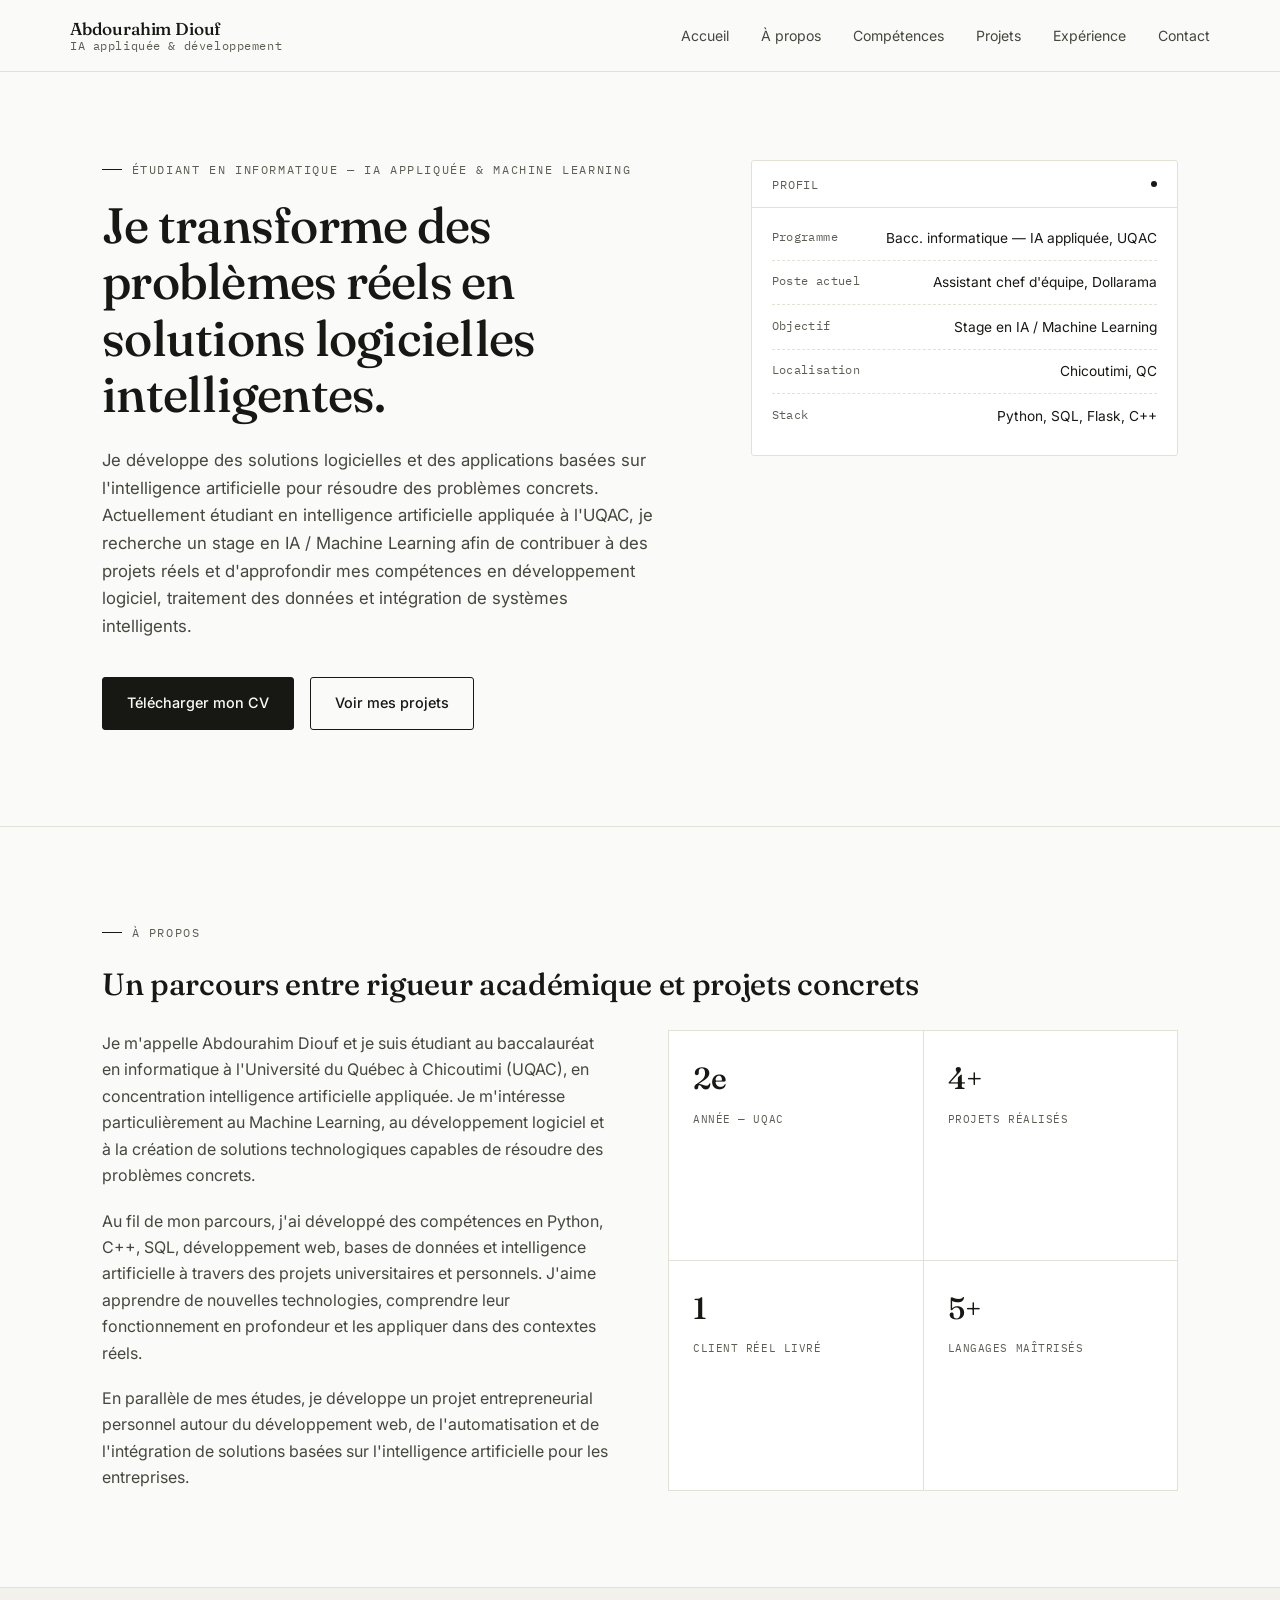
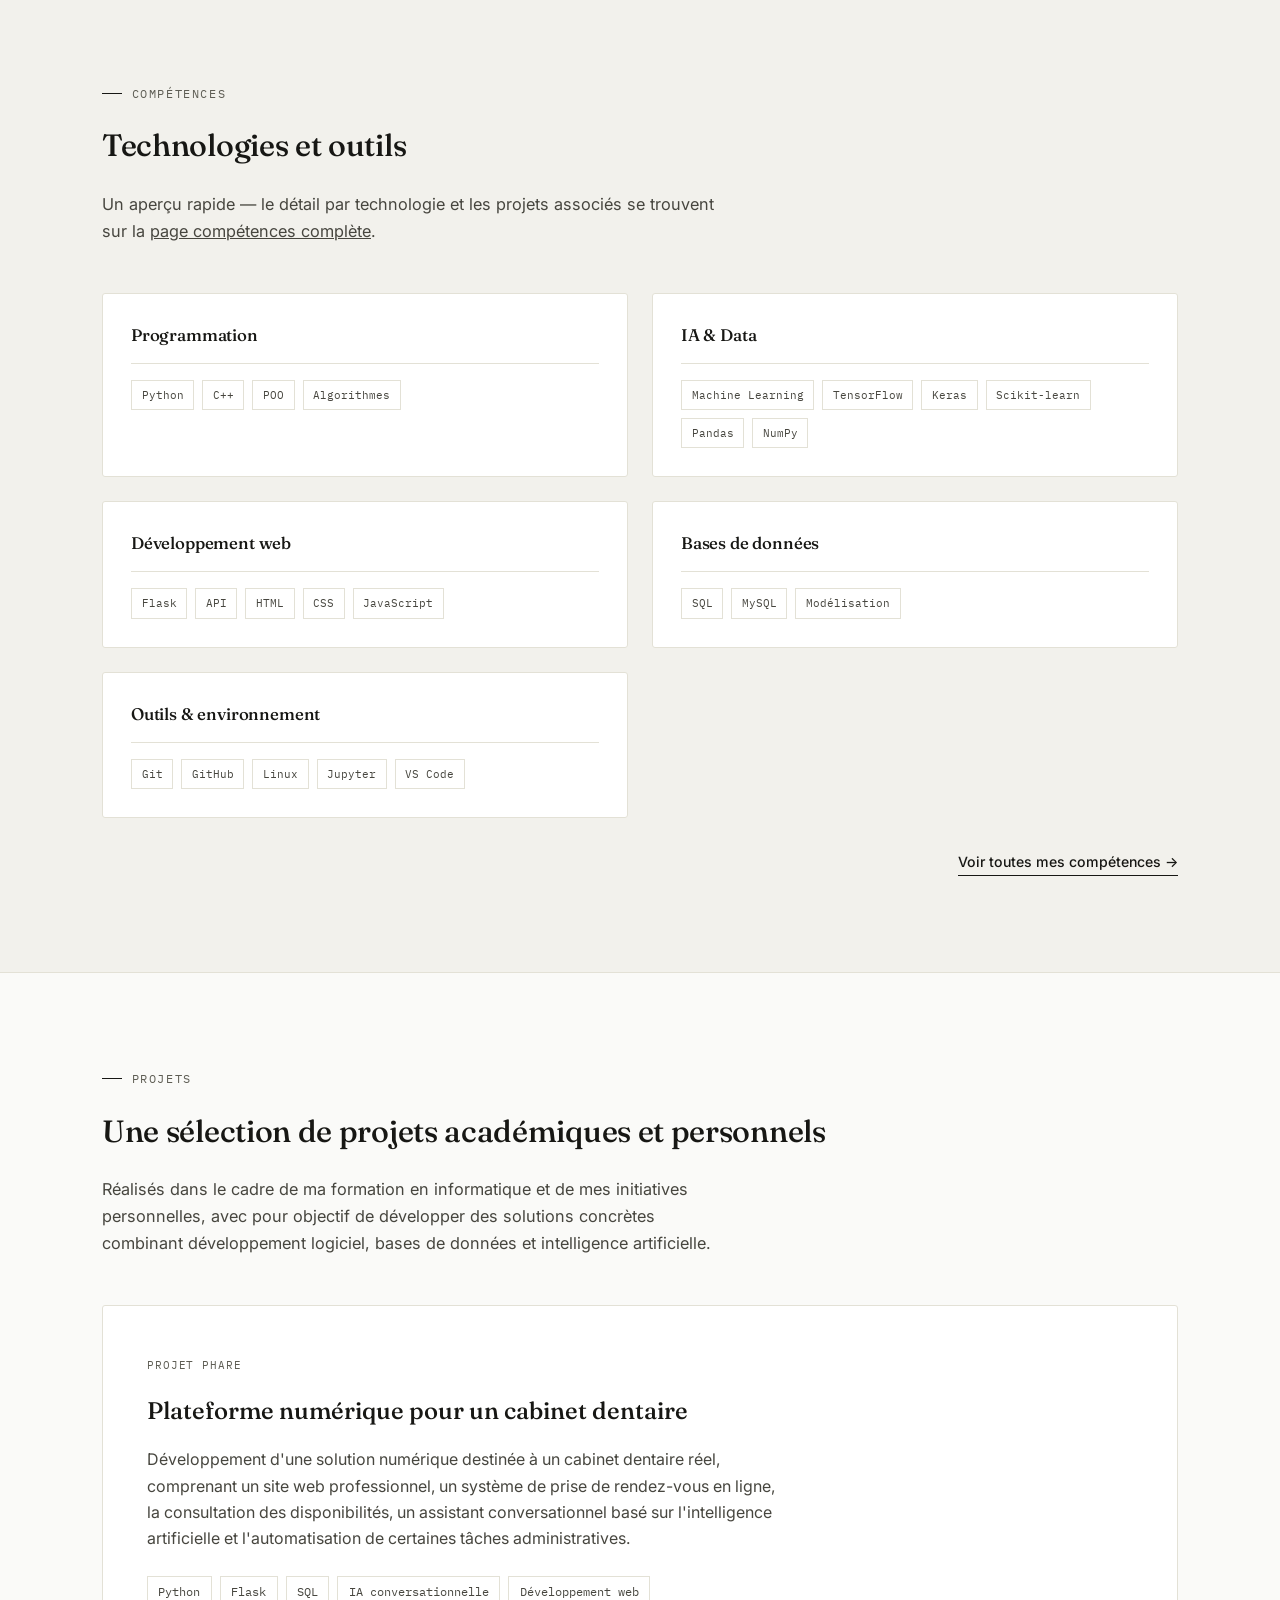
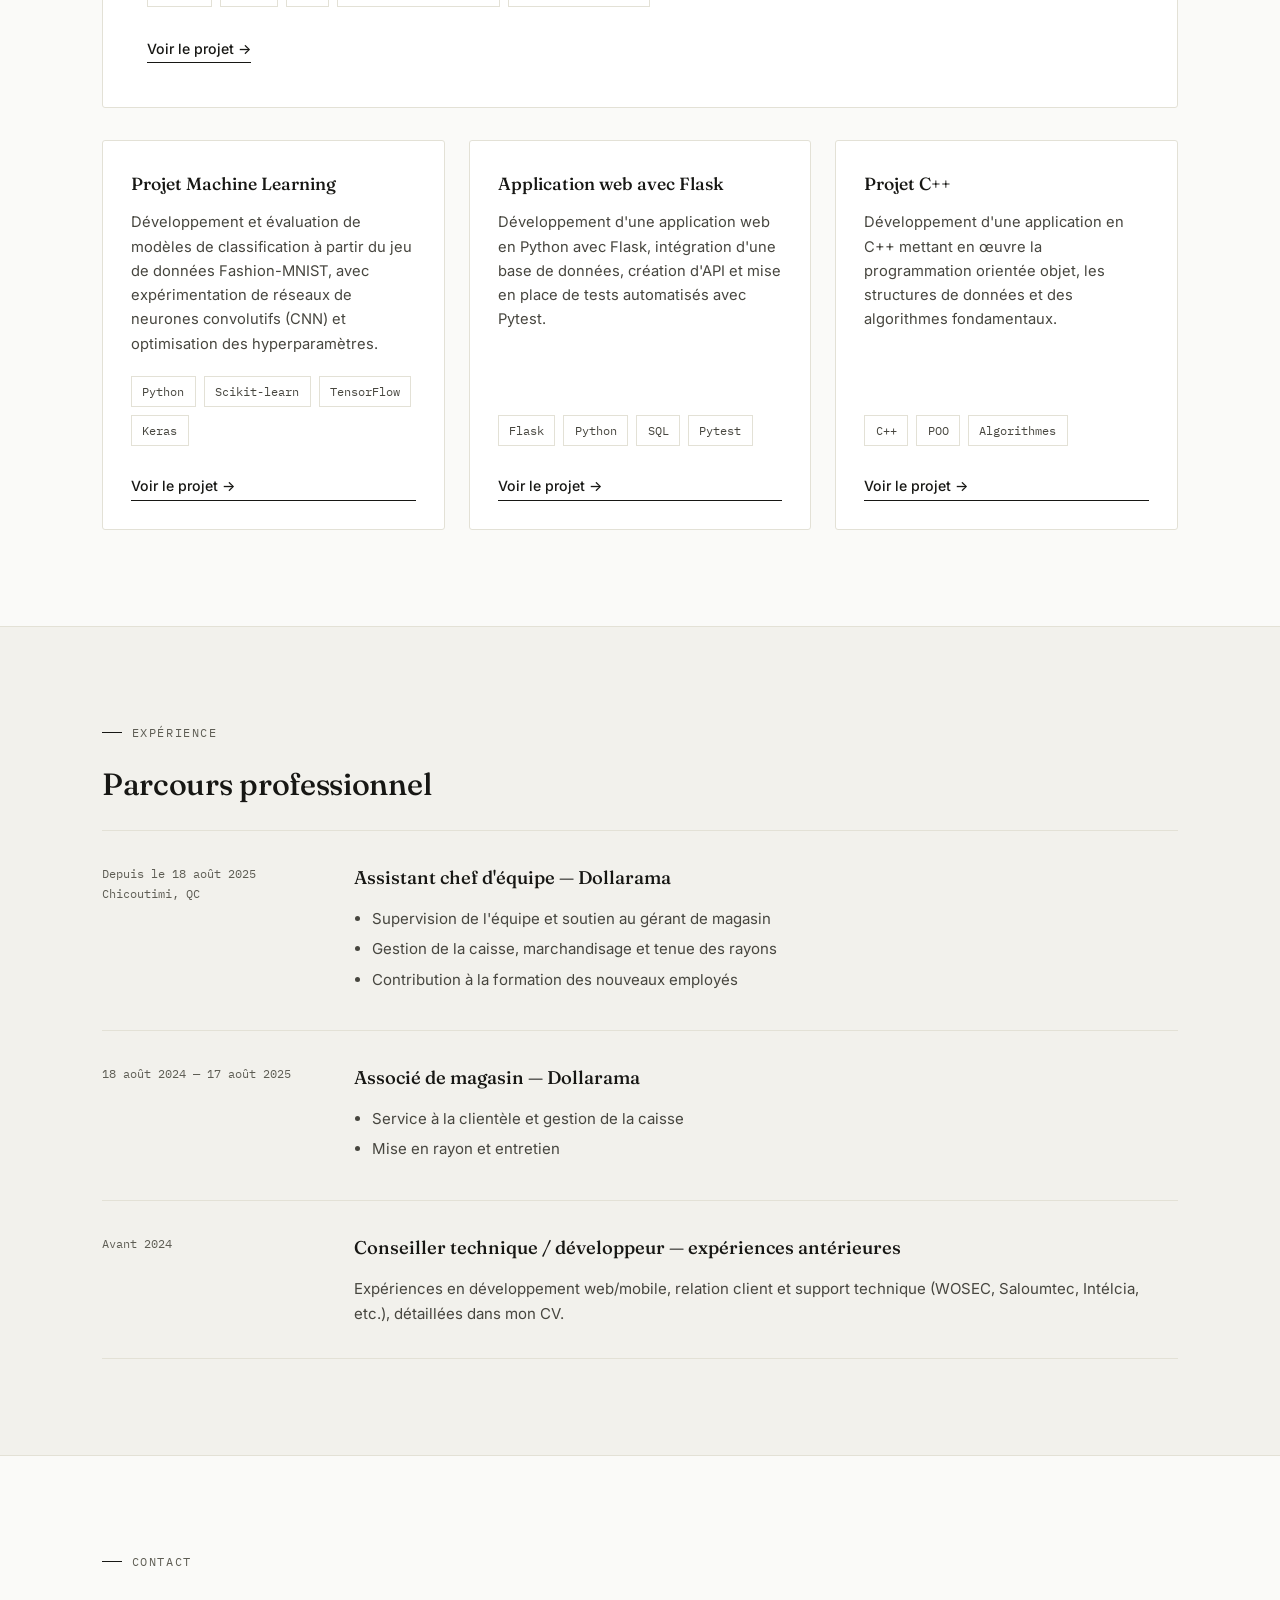
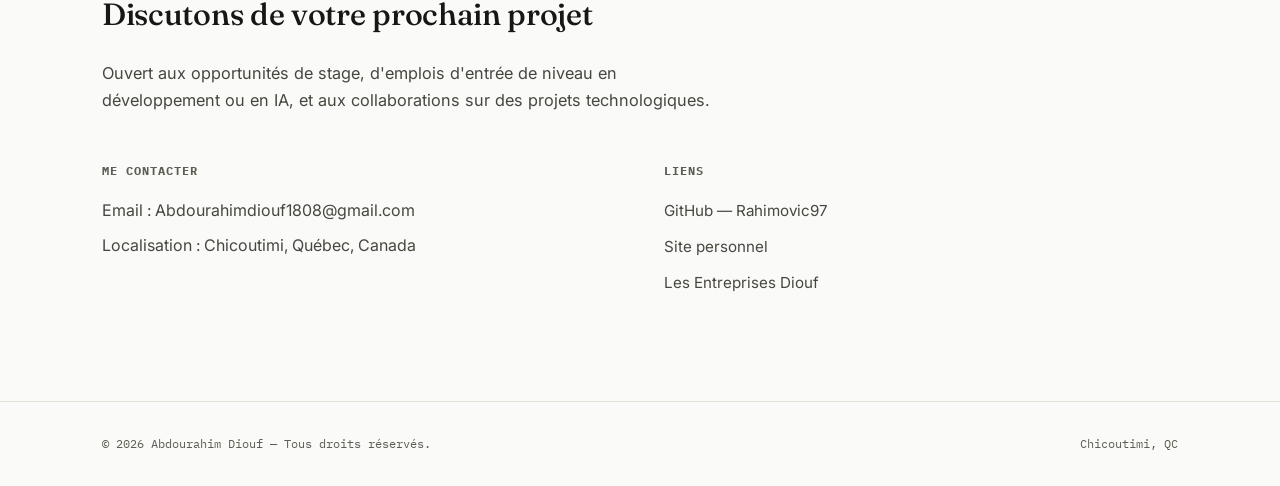
<file: index.html>
<!DOCTYPE html>
<html lang="fr">
<head>
    <meta charset="UTF-8">
    <title>Abdourahim Diouf – Développeur & IA appliquée</title>
    <meta name="viewport" content="width=device-width, initial-scale=1">
    <meta name="description" content="Site personnel d'Abdourahim Diouf, étudiant en informatique (IA appliquée) et développeur junior à Chicoutimi, QC.">
    <meta property="og:title" content="Abdourahim Diouf – Développeur & IA appliquée">
    <meta property="og:description" content="Étudiant en informatique (IA appliquée) à l'UQAC. Développement web, automatisation et solutions IA.">
    <meta property="og:type" content="website">
    <style>@import url('https://fonts.googleapis.com/css2?family=Fraunces:opsz,wght@9..144,300;9..144,400;9..144,500;9..144,600&family=Inter:wght@400;500;600&family=IBM+Plex+Mono:wght@400;500&display=swap');

:root {
    --bg: #FAFAF8;
    --bg-alt: #F2F1EC;
    --surface: #FFFFFF;
    --ink: #171714;
    --ink-soft: #47463F;
    --muted: #5E5D54;
    --border: #E3E1D6;
    --border-strong: #171714;
    --radius: 3px;
    --font-display: 'Fraunces', Georgia, serif;
    --font-sans: 'Inter', -apple-system, BlinkMacSystemFont, "Segoe UI", sans-serif;
    --font-mono: 'IBM Plex Mono', ui-monospace, SFMono-Regular, Menlo, monospace;
}

* { box-sizing: border-box; margin: 0; padding: 0; }

html { scroll-behavior: smooth; }

body {
    font-family: var(--font-sans);
    background: var(--bg);
    color: var(--ink);
    line-height: 1.65;
    -webkit-font-smoothing: antialiased;
}

a { color: inherit; text-decoration: none; }

img { max-width: 100%; display: block; }

.container {
    width: 100%;
    max-width: 1140px;
    margin: 0 auto;
    padding: 0 2rem;
}

::selection { background: var(--ink); color: var(--bg); }

:focus-visible {
    outline: 2px solid var(--ink);
    outline-offset: 3px;
}

/* Eyebrow / mono labels */

.eyebrow {
    display: flex;
    align-items: center;
    gap: 0.6rem;
    font-family: var(--font-mono);
    font-size: 0.72rem;
    letter-spacing: 0.14em;
    text-transform: uppercase;
    color: var(--muted);
    margin-bottom: 1.1rem;
}

.eyebrow::before {
    content: "";
    width: 20px;
    height: 1px;
    background: var(--ink);
    display: inline-block;
}

/* Section rhythm */

.section {
    padding: 6rem 0;
    border-top: 1px solid var(--border);
}

.section.alt { background: var(--bg-alt); }

.section h2 {
    font-family: var(--font-display);
    font-weight: 500;
    font-size: clamp(1.7rem, 2.4vw, 2.2rem);
    letter-spacing: -0.01em;
    margin-bottom: 1.25rem;
}

.section-intro {
    max-width: 620px;
    color: var(--ink-soft);
    margin-bottom: 3rem;
    font-size: 1.02rem;
}

/* Header / nav */

.site-header {
    position: sticky;
    top: 0;
    z-index: 20;
    background: rgba(250, 250, 248, 0.88);
    backdrop-filter: blur(10px);
    border-bottom: 1px solid var(--border);
}

.header-content {
    display: flex;
    align-items: center;
    justify-content: space-between;
    padding: 1.1rem 0;
    gap: 1.5rem;
}

.logo {
    display: flex;
    flex-direction: column;
    line-height: 1.25;
}

.logo-main {
    font-family: var(--font-display);
    font-weight: 500;
    font-size: 1.08rem;
    letter-spacing: -0.01em;
}

.logo-sub {
    font-family: var(--font-mono);
    font-size: 0.72rem;
    letter-spacing: 0.05em;
    color: var(--muted);
}

.nav {
    display: flex;
    align-items: center;
    gap: 2rem;
}

.nav a {
    font-size: 0.88rem;
    color: var(--ink-soft);
    position: relative;
    padding: 0.2rem 0;
    transition: color 0.15s ease;
}

.nav a:hover { color: var(--ink); }

.nav a::after {
    content: "";
    position: absolute;
    left: 0;
    bottom: -2px;
    width: 0;
    height: 1px;
    background: var(--ink);
    transition: width 0.2s ease;
}

.nav a:hover::after { width: 100%; }

.nav-toggle {
    display: none;
    background: none;
    border: 1px solid var(--border-strong);
    width: 38px;
    height: 38px;
    align-items: center;
    justify-content: center;
    cursor: pointer;
}

.nav-toggle span,
.nav-toggle span::before,
.nav-toggle span::after {
    content: "";
    display: block;
    width: 16px;
    height: 1px;
    background: var(--ink);
    position: relative;
}

.nav-toggle span::before { position: absolute; top: -5px; }
.nav-toggle span::after { position: absolute; top: 5px; }

/* Buttons */

.btn {
    display: inline-flex;
    align-items: center;
    gap: 0.5rem;
    font-family: var(--font-sans);
    font-size: 0.9rem;
    font-weight: 500;
    padding: 0.85rem 1.5rem;
    border: 1px solid var(--border-strong);
    border-radius: var(--radius);
    transition: background 0.15s ease, color 0.15s ease;
    cursor: pointer;
}

.btn.primary {
    background: var(--ink);
    color: var(--bg);
}

.btn.primary:hover { background: #333129; }

.btn.secondary {
    background: transparent;
    color: var(--ink);
}

.btn.secondary:hover { background: var(--ink); color: var(--bg); }

/* Hero */

.hero {
    padding: 5.5rem 0 6rem;
}

.hero-grid {
    display: grid;
    grid-template-columns: 1.35fr 1fr;
    gap: 4.5rem;
    align-items: start;
}

.hero-text h1 {
    font-family: var(--font-display);
    font-weight: 500;
    font-size: clamp(2.1rem, 4vw, 3.1rem);
    line-height: 1.14;
    letter-spacing: -0.015em;
    margin-bottom: 1.5rem;
}

.hero-desc {
    color: var(--ink-soft);
    font-size: 1.05rem;
    max-width: 560px;
    margin-bottom: 2.25rem;
}

.hero-actions {
    display: flex;
    gap: 1rem;
    flex-wrap: wrap;
}

.spec-card {
    background: var(--surface);
    border: 1px solid var(--border);
    border-radius: var(--radius);
}

.spec-card-head {
    display: flex;
    align-items: center;
    justify-content: space-between;
    padding: 0.85rem 1.25rem;
    border-bottom: 1px solid var(--border);
    font-family: var(--font-mono);
    font-size: 0.72rem;
    letter-spacing: 0.08em;
    text-transform: uppercase;
    color: var(--muted);
}

.spec-dot {
    width: 6px;
    height: 6px;
    border-radius: 50%;
    background: var(--ink);
    display: inline-block;
    animation: blink 1.6s ease-in-out infinite;
}

@media (prefers-reduced-motion: reduce) {
    .spec-dot { animation: none; }
}

@keyframes blink {
    0%, 100% { opacity: 1; }
    50% { opacity: 0.25; }
}

.spec-rows { padding: 0.5rem 1.25rem 1.1rem; }

.spec-row {
    display: flex;
    justify-content: space-between;
    gap: 1rem;
    padding: 0.65rem 0;
    border-bottom: 1px dashed var(--border);
    font-size: 0.86rem;
}

.spec-row:last-child { border-bottom: none; }

.spec-row dt {
    font-family: var(--font-mono);
    font-size: 0.72rem;
    color: var(--muted);
    letter-spacing: 0.03em;
    white-space: nowrap;
}

.spec-row dd { text-align: right; color: var(--ink); }

/* About */

.about-grid {
    display: grid;
    grid-template-columns: 1fr 1fr;
    gap: 3.5rem;
}

.about-grid p {
    color: var(--ink-soft);
    margin-bottom: 1.2rem;
}

.about-grid p:last-child { margin-bottom: 0; }

.stat-list {
    display: grid;
    grid-template-columns: repeat(2, 1fr);
    gap: 1px;
    background: var(--border);
    border: 1px solid var(--border);
}

.stat-item {
    background: var(--surface);
    padding: 1.4rem 1.5rem;
}

.stat-item .num {
    font-family: var(--font-display);
    font-size: 1.9rem;
    font-weight: 500;
    display: block;
}

.stat-item .label {
    font-family: var(--font-mono);
    font-size: 0.7rem;
    letter-spacing: 0.05em;
    color: var(--muted);
    text-transform: uppercase;
}

/* Projects */

.featured-project {
    background: var(--surface);
    border: 1px solid var(--border);
    border-radius: var(--radius);
    padding: 2.75rem;
    margin-bottom: 2rem;
    position: relative;
}

.featured-badge {
    font-family: var(--font-mono);
    font-size: 0.7rem;
    letter-spacing: 0.08em;
    text-transform: uppercase;
    color: var(--muted);
    display: inline-block;
    margin-bottom: 1rem;
}

.featured-project h3 {
    font-family: var(--font-display);
    font-weight: 500;
    font-size: 1.5rem;
    margin-bottom: 1rem;
    max-width: 640px;
}

.featured-project p {
    color: var(--ink-soft);
    max-width: 640px;
    margin-bottom: 1.5rem;
}

.project-tags {
    display: flex;
    flex-wrap: wrap;
    gap: 0.5rem;
    margin-bottom: 1.75rem;
}

.project-tags span {
    font-family: var(--font-mono);
    font-size: 0.72rem;
    padding: 0.32rem 0.65rem;
    border: 1px solid var(--border);
    color: var(--ink-soft);
}

.project-btn, .project-link {
    font-size: 0.88rem;
    font-weight: 500;
    border-bottom: 1px solid var(--ink);
    padding-bottom: 2px;
    display: inline-block;
}

.projects-grid {
    display: grid;
    grid-template-columns: repeat(3, 1fr);
    gap: 1.5rem;
}

.project-card {
    background: var(--surface);
    border: 1px solid var(--border);
    border-radius: var(--radius);
    padding: 1.75rem;
    display: flex;
    flex-direction: column;
    transition: border-color 0.15s ease;
}

.project-card:hover { border-color: var(--border-strong); }

.project-card h3 {
    font-family: var(--font-display);
    font-weight: 500;
    font-size: 1.1rem;
    margin-bottom: 0.75rem;
}

.project-card p {
    color: var(--ink-soft);
    font-size: 0.92rem;
    margin-bottom: 1.25rem;
    flex-grow: 1;
}

/* Experience */

.exp-list {
    display: flex;
    flex-direction: column;
}

.exp-item {
    display: grid;
    grid-template-columns: 220px 1fr;
    gap: 2rem;
    padding: 2rem 0;
    border-top: 1px solid var(--border);
}

.exp-item:last-child { border-bottom: 1px solid var(--border); }

.exp-date {
    font-family: var(--font-mono);
    font-size: 0.78rem;
    color: var(--muted);
}

.exp-item h3 {
    font-family: var(--font-display);
    font-weight: 500;
    font-size: 1.15rem;
    margin-bottom: 0.85rem;
}

.exp-item ul { padding-left: 1.1rem; color: var(--ink-soft); font-size: 0.94rem; }
.exp-item li { margin-bottom: 0.35rem; }
.exp-item p { color: var(--ink-soft); font-size: 0.94rem; }

/* Contact */

.contact-grid {
    display: grid;
    grid-template-columns: 1fr 1fr;
    gap: 3rem;
}

.contact-grid h3 {
    font-family: var(--font-mono);
    font-size: 0.75rem;
    letter-spacing: 0.08em;
    text-transform: uppercase;
    color: var(--muted);
    margin-bottom: 1rem;
}

.contact-grid p { margin-bottom: 0.5rem; color: var(--ink-soft); }
.contact-grid a:hover { color: var(--ink); text-decoration: underline; }

.links-list { list-style: none; }
.links-list li { margin-bottom: 0.6rem; }
.links-list a {
    display: inline-flex;
    align-items: center;
    gap: 0.4rem;
    font-size: 0.95rem;
    color: var(--ink-soft);
}
.links-list a:hover { color: var(--ink); }

/* Inner page hero (used on Compétences, À propos, etc.) */

.page-hero {
    padding: 4.5rem 0 1rem;
}

.page-hero h1 {
    font-family: var(--font-display);
    font-weight: 500;
    font-size: clamp(2rem, 3.4vw, 2.6rem);
    letter-spacing: -0.015em;
    margin-bottom: 1.1rem;
}

.page-hero p {
    color: var(--ink-soft);
    max-width: 640px;
    font-size: 1.02rem;
}

/* Skills */

.skills-grid {
    display: grid;
    grid-template-columns: repeat(2, 1fr);
    gap: 1.5rem;
}

.skill-card {
    background: var(--surface);
    border: 1px solid var(--border);
    border-radius: var(--radius);
    padding: 2rem;
}

.skill-card > h2 {
    font-family: var(--font-display);
    font-weight: 500;
    font-size: 1.3rem;
    margin-bottom: 1.5rem;
    padding-bottom: 1rem;
    border-bottom: 1px solid var(--border);
}

.skill-block {
    padding-top: 1.5rem;
}

.skill-block:first-of-type { padding-top: 0; }

.skill-block + .skill-block {
    margin-top: 1.5rem;
    border-top: 1px dashed var(--border);
}

.skill-block h3 {
    font-size: 0.98rem;
    font-weight: 600;
    margin-bottom: 0.5rem;
}

.skill-block p {
    color: var(--ink-soft);
    font-size: 0.92rem;
    margin-bottom: 1rem;
}

.skill-tags {
    display: flex;
    flex-wrap: wrap;
    gap: 0.5rem;
    margin-bottom: 0.85rem;
}

.skill-tags span {
    font-family: var(--font-mono);
    font-size: 0.7rem;
    padding: 0.3rem 0.6rem;
    border: 1px solid var(--border);
    color: var(--ink-soft);
}

.skill-projects {
    font-family: var(--font-mono);
    font-size: 0.76rem;
    color: var(--muted);
}

.skill-projects strong {
    color: var(--ink-soft);
    font-weight: 500;
}

.skill-card.compact {
    padding: 1.75rem;
}

.skill-card.compact h2 {
    font-size: 1.05rem;
    margin-bottom: 1rem;
    padding-bottom: 0.85rem;
}

.skill-card.compact .skill-tags { margin-bottom: 0; }

.skills-footer {
    display: flex;
    justify-content: flex-end;
    margin-top: 2rem;
}

@media (max-width: 700px) {
    .skills-grid { grid-template-columns: 1fr; }
    .skill-card { padding: 1.5rem; }
}

/* Footer */

.site-footer {
    border-top: 1px solid var(--border);
    padding: 2rem 0;
}

.site-footer .container {
    display: flex;
    justify-content: space-between;
    align-items: center;
    flex-wrap: wrap;
    gap: 1rem;
}

.site-footer p {
    font-family: var(--font-mono);
    font-size: 0.75rem;
    color: var(--muted);
}

/* Responsive */

@media (max-width: 900px) {
    .hero-grid { grid-template-columns: 1fr; gap: 2.5rem; }
    .about-grid { grid-template-columns: 1fr; }
    .projects-grid { grid-template-columns: 1fr 1fr; }
    .contact-grid { grid-template-columns: 1fr; }
}

@media (max-width: 700px) {
    .nav { display: none; }
    .nav-toggle { display: flex; }
    .site-header.open .nav {
        display: flex;
        position: absolute;
        top: 100%;
        left: 0;
        right: 0;
        background: var(--bg);
        flex-direction: column;
        padding: 1.5rem 2rem;
        border-bottom: 1px solid var(--border);
        gap: 1.25rem;
    }
    .projects-grid { grid-template-columns: 1fr; }
    .stat-list { grid-template-columns: 1fr 1fr; }
    .exp-item { grid-template-columns: 1fr; gap: 0.5rem; }
    .featured-project { padding: 1.75rem; }
    .section { padding: 4rem 0; }
}
</style>
</head>
<body>
<header class="site-header" id="siteHeader">
    <div class="container header-content">
        <div class="logo">
            <span class="logo-main">Abdourahim Diouf</span>
            <span class="logo-sub">IA appliquée &amp; développement</span>
        </div>
        <nav class="nav">
            <a href="#hero">Accueil</a>
            <a href="#about">À propos</a>
            <a href="#competences">Compétences</a>
            <a href="#projects">Projets</a>
            <a href="#experience">Expérience</a>
            <a href="#contact">Contact</a>
        </nav>
        <button class="nav-toggle" id="navToggle" aria-label="Ouvrir le menu" aria-expanded="false">
            <span></span>
        </button>
    </div>
</header>

<main>
    <section id="hero" class="hero">
        <div class="container hero-grid">
            <div class="hero-text">
                <p class="eyebrow">Étudiant en informatique — IA appliquée &amp; Machine Learning</p>
                <h1>Je transforme des problèmes réels en solutions logicielles intelligentes.</h1>
                <p class="hero-desc">
                    Je développe des solutions logicielles et des applications basées sur l'intelligence
                    artificielle pour résoudre des problèmes concrets. Actuellement étudiant en intelligence
                    artificielle appliquée à l'UQAC, je recherche un stage en IA / Machine Learning afin de
                    contribuer à des projets réels et d'approfondir mes compétences en développement logiciel,
                    traitement des données et intégration de systèmes intelligents.
                </p>
                <div class="hero-actions">
                    <a class="btn primary" href="CV/CV_Abdourahim_Diouf.pdf" target="_blank">Télécharger mon CV</a>
                    <a class="btn secondary" href="#projects">Voir mes projets</a>
                </div>
            </div>
            <div class="hero-side">
                <div class="spec-card">
                    <div class="spec-card-head">
                        <span>Profil</span>
                        <span class="spec-dot" aria-hidden="true"></span>
                    </div>
                    <dl class="spec-rows">
                        <div class="spec-row">
                            <dt>Programme</dt>
                            <dd>Bacc. informatique — IA appliquée, UQAC</dd>
                        </div>
                        <div class="spec-row">
                            <dt>Poste actuel</dt>
                            <dd>Assistant chef d'équipe, Dollarama</dd>
                        </div>
                        <div class="spec-row">
                            <dt>Objectif</dt>
                            <dd>Stage en IA / Machine Learning</dd>
                        </div>
                        <div class="spec-row">
                            <dt>Localisation</dt>
                            <dd>Chicoutimi, QC</dd>
                        </div>
                        <div class="spec-row">
                            <dt>Stack</dt>
                            <dd>Python, SQL, Flask, C++</dd>
                        </div>
                    </dl>
                </div>
            </div>
        </div>
    </section>

    <section id="about" class="section">
        <div class="container">
            <p class="eyebrow">À propos</p>
            <h2>Un parcours entre rigueur académique et projets concrets</h2>
            <div class="about-grid">
                <div>
                    <p>
                        Je m'appelle Abdourahim Diouf et je suis étudiant au baccalauréat en informatique à
                        l'Université du Québec à Chicoutimi (UQAC), en concentration intelligence artificielle
                        appliquée. Je m'intéresse particulièrement au Machine Learning, au développement logiciel
                        et à la création de solutions technologiques capables de résoudre des problèmes concrets.
                    </p>
                    <p>
                        Au fil de mon parcours, j'ai développé des compétences en Python, C++, SQL, développement
                        web, bases de données et intelligence artificielle à travers des projets universitaires et
                        personnels. J'aime apprendre de nouvelles technologies, comprendre leur fonctionnement en
                        profondeur et les appliquer dans des contextes réels.
                    </p>
                    <p>
                        En parallèle de mes études, je développe un projet entrepreneurial personnel autour du
                        développement web, de l'automatisation et de l'intégration de solutions basées sur
                        l'intelligence artificielle pour les entreprises.
                    </p>
                </div>
                <div class="stat-list">
                    <div class="stat-item">
                        <span class="num">2e</span>
                        <span class="label">Année — UQAC</span>
                    </div>
                    <div class="stat-item">
                        <span class="num">4+</span>
                        <span class="label">Projets réalisés</span>
                    </div>
                    <div class="stat-item">
                        <span class="num">1</span>
                        <span class="label">Client réel livré</span>
                    </div>
                    <div class="stat-item">
                        <span class="num">5+</span>
                        <span class="label">Langages maîtrisés</span>
                    </div>
                </div>
            </div>
        </div>
    </section>

    <section id="competences" class="section alt">
        <div class="container">
            <p class="eyebrow">Compétences</p>
            <h2>Technologies et outils</h2>
            <p class="section-intro">
                Un aperçu rapide — le détail par technologie et les projets associés se trouvent sur la
                <a href="pages/Competences.html" style="text-decoration: underline;">page compétences complète</a>.
            </p>
            <div class="skills-grid">
                <div class="skill-card compact">
                    <h2>Programmation</h2>
                    <div class="skill-tags">
                        <span>Python</span>
                        <span>C++</span>
                        <span>POO</span>
                        <span>Algorithmes</span>
                    </div>
                </div>
                <div class="skill-card compact">
                    <h2>IA &amp; Data</h2>
                    <div class="skill-tags">
                        <span>Machine Learning</span>
                        <span>TensorFlow</span>
                        <span>Keras</span>
                        <span>Scikit-learn</span>
                        <span>Pandas</span>
                        <span>NumPy</span>
                    </div>
                </div>
                <div class="skill-card compact">
                    <h2>Développement web</h2>
                    <div class="skill-tags">
                        <span>Flask</span>
                        <span>API</span>
                        <span>HTML</span>
                        <span>CSS</span>
                        <span>JavaScript</span>
                    </div>
                </div>
                <div class="skill-card compact">
                    <h2>Bases de données</h2>
                    <div class="skill-tags">
                        <span>SQL</span>
                        <span>MySQL</span>
                        <span>Modélisation</span>
                    </div>
                </div>
                <div class="skill-card compact">
                    <h2>Outils &amp; environnement</h2>
                    <div class="skill-tags">
                        <span>Git</span>
                        <span>GitHub</span>
                        <span>Linux</span>
                        <span>Jupyter</span>
                        <span>VS Code</span>
                    </div>
                </div>
            </div>
            <div class="skills-footer">
                <a class="project-link" href="pages/Competences.html">Voir toutes mes compétences →</a>
            </div>
        </div>
    </section>

    <section id="projects" class="section">
        <div class="container">
            <p class="eyebrow">Projets</p>
            <h2>Une sélection de projets académiques et personnels</h2>
            <p class="section-intro">
                Réalisés dans le cadre de ma formation en informatique et de mes initiatives personnelles, avec
                pour objectif de développer des solutions concrètes combinant développement logiciel, bases de
                données et intelligence artificielle.
            </p>

            <article class="featured-project">
                <span class="featured-badge">Projet phare</span>
                <h3>Plateforme numérique pour un cabinet dentaire</h3>
                <p>
                    Développement d'une solution numérique destinée à un cabinet dentaire réel, comprenant un
                    site web professionnel, un système de prise de rendez-vous en ligne, la consultation des
                    disponibilités, un assistant conversationnel basé sur l'intelligence artificielle et
                    l'automatisation de certaines tâches administratives.
                </p>
                <div class="project-tags">
                    <span>Python</span>
                    <span>Flask</span>
                    <span>SQL</span>
                    <span>IA conversationnelle</span>
                    <span>Développement web</span>
                </div>
                <a href="Projets/Cabinet%20Dentaire/index.html" class="project-btn">Voir le projet →</a>
            </article>

            <div class="projects-grid">
                <article class="project-card">
                    <h3>Projet Machine Learning</h3>
                    <p>
                        Développement et évaluation de modèles de classification à partir du jeu de données
                        Fashion-MNIST, avec expérimentation de réseaux de neurones convolutifs (CNN) et
                        optimisation des hyperparamètres.
                    </p>
                    <div class="project-tags">
                        <span>Python</span>
                        <span>Scikit-learn</span>
                        <span>TensorFlow</span>
                        <span>Keras</span>
                    </div>
                    <a href="Projets/Machine%20Learning/index.html" class="project-link">Voir le projet →</a>
                </article>

                <article class="project-card">
                    <h3>Application web avec Flask</h3>
                    <p>
                        Développement d'une application web en Python avec Flask, intégration d'une base de
                        données, création d'API et mise en place de tests automatisés avec Pytest.
                    </p>
                    <div class="project-tags">
                        <span>Flask</span>
                        <span>Python</span>
                        <span>SQL</span>
                        <span>Pytest</span>
                    </div>
                    <a href="Projets/Flask/index.html" class="project-link">Voir le projet →</a>
                </article>

                <article class="project-card">
                    <h3>Projet C++</h3>
                    <p>
                        Développement d'une application en C++ mettant en œuvre la programmation orientée objet,
                        les structures de données et des algorithmes fondamentaux.
                    </p>
                    <div class="project-tags">
                        <span>C++</span>
                        <span>POO</span>
                        <span>Algorithmes</span>
                    </div>
                    <a href="Projets/Cpp/index.html" class="project-link">Voir le projet →</a>
                </article>
            </div>
        </div>
    </section>

    <section id="experience" class="section alt">
        <div class="container">
            <p class="eyebrow">Expérience</p>
            <h2>Parcours professionnel</h2>
            <div class="exp-list">
                <div class="exp-item">
                    <span class="exp-date">Depuis le 18 août 2025<br>Chicoutimi, QC</span>
                    <div>
                        <h3>Assistant chef d'équipe — Dollarama</h3>
                        <ul>
                            <li>Supervision de l'équipe et soutien au gérant de magasin</li>
                            <li>Gestion de la caisse, marchandisage et tenue des rayons</li>
                            <li>Contribution à la formation des nouveaux employés</li>
                        </ul>
                    </div>
                </div>
                <div class="exp-item">
                    <span class="exp-date">18 août 2024 — 17 août 2025</span>
                    <div>
                        <h3>Associé de magasin — Dollarama</h3>
                        <ul>
                            <li>Service à la clientèle et gestion de la caisse</li>
                            <li>Mise en rayon et entretien</li>
                        </ul>
                    </div>
                </div>
                <div class="exp-item">
                    <span class="exp-date">Avant 2024</span>
                    <div>
                        <h3>Conseiller technique / développeur — expériences antérieures</h3>
                        <p>
                            Expériences en développement web/mobile, relation client et support technique
                            (WOSEC, Saloumtec, Intélcia, etc.), détaillées dans mon CV.
                        </p>
                    </div>
                </div>
            </div>
        </div>
    </section>

    <section id="contact" class="section">
        <div class="container">
            <p class="eyebrow">Contact</p>
            <h2>Discutons de votre prochain projet</h2>
            <p class="section-intro">
                Ouvert aux opportunités de stage, d'emplois d'entrée de niveau en développement ou en IA, et
                aux collaborations sur des projets technologiques.
            </p>
            <div class="contact-grid">
                <div>
                    <h3>Me contacter</h3>
                    <p>Email : <a href="mailto:Abdourahimdiouf1808@gmail.com">Abdourahimdiouf1808@gmail.com</a></p>
                    <p>Localisation : Chicoutimi, Québec, Canada</p>
                </div>
                <div>
                    <h3>Liens</h3>
                    <ul class="links-list">
                        <li><a href="https://github.com/Rahimovic97" target="_blank">GitHub — Rahimovic97</a></li>
                        <li><a href="https://abdourahimdiouf.github.io" target="_blank">Site personnel</a></li>
                        <li><a href="https://lesentreprisesdiouf.ca" target="_blank">Les Entreprises Diouf</a></li>
                    </ul>
                </div>
            </div>
        </div>
    </section>
</main>

<footer class="site-footer">
    <div class="container">
        <p>© <span id="year"></span> Abdourahim Diouf — Tous droits réservés.</p>
        <p>Chicoutimi, QC</p>
    </div>
</footer>

<script>
    document.getElementById('year').textContent = new Date().getFullYear();
    const header = document.getElementById('siteHeader');
    const toggle = document.getElementById('navToggle');
    toggle.addEventListener('click', () => {
        const isOpen = header.classList.toggle('open');
        toggle.setAttribute('aria-expanded', isOpen);
    });
    document.querySelectorAll('.nav a').forEach(link => {
        link.addEventListener('click', () => {
            header.classList.remove('open');
            toggle.setAttribute('aria-expanded', 'false');
        });
    });
</script>
</body>
</html>
</file>
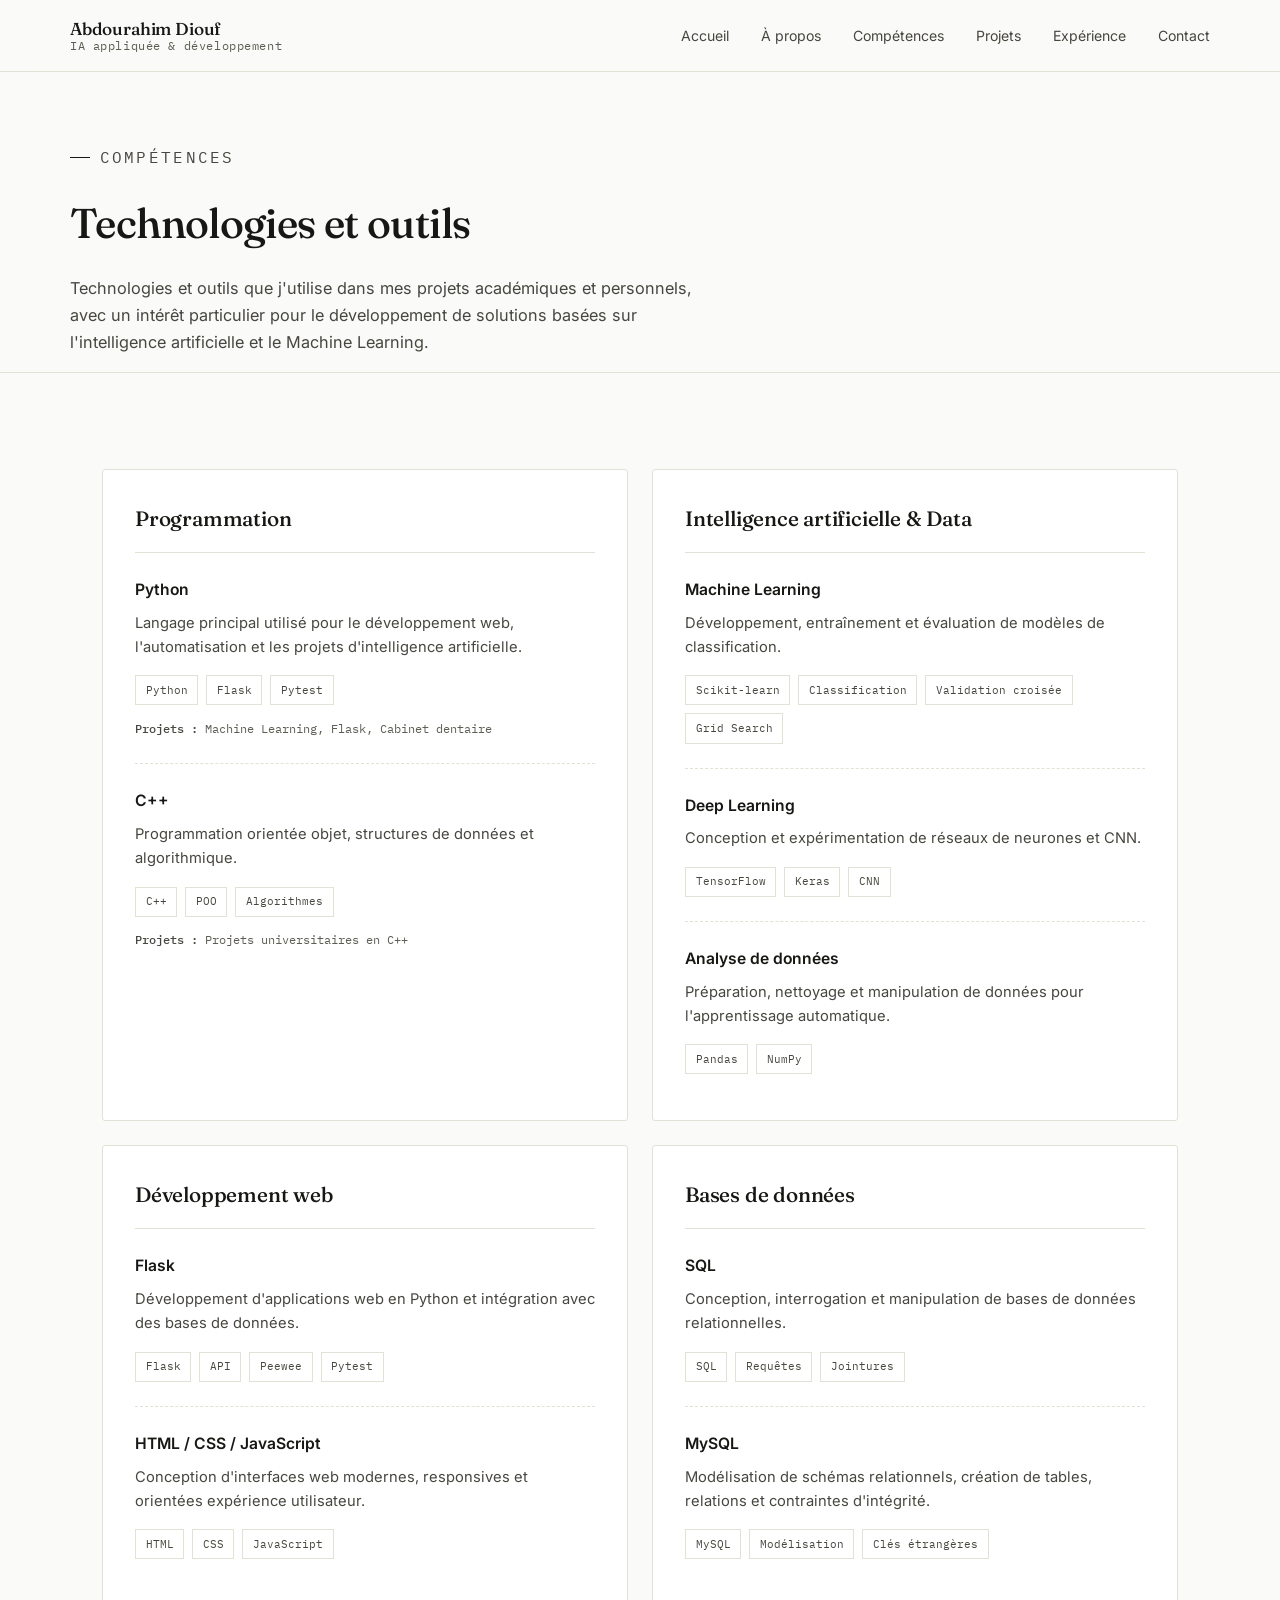
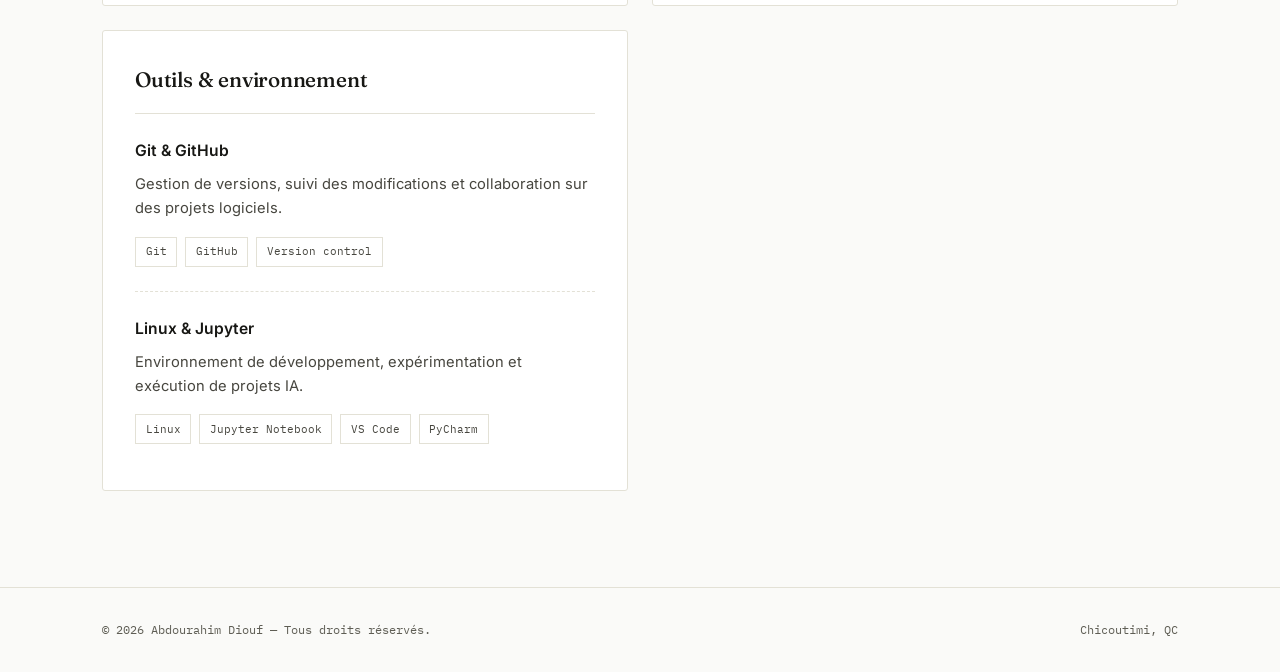
<file: pages/Competences.html>
<!DOCTYPE html>
<html lang="fr">
<head>
    <meta charset="UTF-8">
    <title>Compétences – Abdourahim Diouf</title>
    <meta name="viewport" content="width=device-width, initial-scale=1">
    <meta name="description" content="Compétences techniques d'Abdourahim Diouf : programmation, intelligence artificielle, développement web, bases de données et outils.">
    <style>@import url('https://fonts.googleapis.com/css2?family=Fraunces:opsz,wght@9..144,300;9..144,400;9..144,500;9..144,600&family=Inter:wght@400;500;600&family=IBM+Plex+Mono:wght@400;500&display=swap');

:root {
    --bg: #FAFAF8;
    --bg-alt: #F2F1EC;
    --surface: #FFFFFF;
    --ink: #171714;
    --ink-soft: #47463F;
    --muted: #5E5D54;
    --border: #E3E1D6;
    --border-strong: #171714;
    --radius: 3px;
    --font-display: 'Fraunces', Georgia, serif;
    --font-sans: 'Inter', -apple-system, BlinkMacSystemFont, "Segoe UI", sans-serif;
    --font-mono: 'IBM Plex Mono', ui-monospace, SFMono-Regular, Menlo, monospace;
}

* { box-sizing: border-box; margin: 0; padding: 0; }

html { scroll-behavior: smooth; }

body {
    font-family: var(--font-sans);
    background: var(--bg);
    color: var(--ink);
    line-height: 1.65;
    -webkit-font-smoothing: antialiased;
}

a { color: inherit; text-decoration: none; }

img { max-width: 100%; display: block; }

.container {
    width: 100%;
    max-width: 1140px;
    margin: 0 auto;
    padding: 0 2rem;
}

::selection { background: var(--ink); color: var(--bg); }

:focus-visible {
    outline: 2px solid var(--ink);
    outline-offset: 3px;
}

/* Eyebrow / mono labels */

.eyebrow {
    display: flex;
    align-items: center;
    gap: 0.6rem;
    font-family: var(--font-mono);
    font-size: 0.72rem;
    letter-spacing: 0.14em;
    text-transform: uppercase;
    color: var(--muted);
    margin-bottom: 1.1rem;
}

.eyebrow::before {
    content: "";
    width: 20px;
    height: 1px;
    background: var(--ink);
    display: inline-block;
}

/* Section rhythm */

.section {
    padding: 6rem 0;
    border-top: 1px solid var(--border);
}

.section.alt { background: var(--bg-alt); }

.section h2 {
    font-family: var(--font-display);
    font-weight: 500;
    font-size: clamp(1.7rem, 2.4vw, 2.2rem);
    letter-spacing: -0.01em;
    margin-bottom: 1.25rem;
}

.section-intro {
    max-width: 620px;
    color: var(--ink-soft);
    margin-bottom: 3rem;
    font-size: 1.02rem;
}

/* Header / nav */

.site-header {
    position: sticky;
    top: 0;
    z-index: 20;
    background: rgba(250, 250, 248, 0.88);
    backdrop-filter: blur(10px);
    border-bottom: 1px solid var(--border);
}

.header-content {
    display: flex;
    align-items: center;
    justify-content: space-between;
    padding: 1.1rem 0;
    gap: 1.5rem;
}

.logo {
    display: flex;
    flex-direction: column;
    line-height: 1.25;
}

.logo-main {
    font-family: var(--font-display);
    font-weight: 500;
    font-size: 1.08rem;
    letter-spacing: -0.01em;
}

.logo-sub {
    font-family: var(--font-mono);
    font-size: 0.72rem;
    letter-spacing: 0.05em;
    color: var(--muted);
}

.nav {
    display: flex;
    align-items: center;
    gap: 2rem;
}

.nav a {
    font-size: 0.88rem;
    color: var(--ink-soft);
    position: relative;
    padding: 0.2rem 0;
    transition: color 0.15s ease;
}

.nav a:hover { color: var(--ink); }

.nav a::after {
    content: "";
    position: absolute;
    left: 0;
    bottom: -2px;
    width: 0;
    height: 1px;
    background: var(--ink);
    transition: width 0.2s ease;
}

.nav a:hover::after { width: 100%; }

.nav-toggle {
    display: none;
    background: none;
    border: 1px solid var(--border-strong);
    width: 38px;
    height: 38px;
    align-items: center;
    justify-content: center;
    cursor: pointer;
}

.nav-toggle span,
.nav-toggle span::before,
.nav-toggle span::after {
    content: "";
    display: block;
    width: 16px;
    height: 1px;
    background: var(--ink);
    position: relative;
}

.nav-toggle span::before { position: absolute; top: -5px; }
.nav-toggle span::after { position: absolute; top: 5px; }

/* Buttons */

.btn {
    display: inline-flex;
    align-items: center;
    gap: 0.5rem;
    font-family: var(--font-sans);
    font-size: 0.9rem;
    font-weight: 500;
    padding: 0.85rem 1.5rem;
    border: 1px solid var(--border-strong);
    border-radius: var(--radius);
    transition: background 0.15s ease, color 0.15s ease;
    cursor: pointer;
}

.btn.primary {
    background: var(--ink);
    color: var(--bg);
}

.btn.primary:hover { background: #333129; }

.btn.secondary {
    background: transparent;
    color: var(--ink);
}

.btn.secondary:hover { background: var(--ink); color: var(--bg); }

/* Hero */

.hero {
    padding: 5.5rem 0 6rem;
}

.hero-grid {
    display: grid;
    grid-template-columns: 1.35fr 1fr;
    gap: 4.5rem;
    align-items: start;
}

.hero-text h1 {
    font-family: var(--font-display);
    font-weight: 500;
    font-size: clamp(2.1rem, 4vw, 3.1rem);
    line-height: 1.14;
    letter-spacing: -0.015em;
    margin-bottom: 1.5rem;
}

.hero-desc {
    color: var(--ink-soft);
    font-size: 1.05rem;
    max-width: 560px;
    margin-bottom: 2.25rem;
}

.hero-actions {
    display: flex;
    gap: 1rem;
    flex-wrap: wrap;
}

.spec-card {
    background: var(--surface);
    border: 1px solid var(--border);
    border-radius: var(--radius);
}

.spec-card-head {
    display: flex;
    align-items: center;
    justify-content: space-between;
    padding: 0.85rem 1.25rem;
    border-bottom: 1px solid var(--border);
    font-family: var(--font-mono);
    font-size: 0.72rem;
    letter-spacing: 0.08em;
    text-transform: uppercase;
    color: var(--muted);
}

.spec-dot {
    width: 6px;
    height: 6px;
    border-radius: 50%;
    background: var(--ink);
    display: inline-block;
    animation: blink 1.6s ease-in-out infinite;
}

@media (prefers-reduced-motion: reduce) {
    .spec-dot { animation: none; }
}

@keyframes blink {
    0%, 100% { opacity: 1; }
    50% { opacity: 0.25; }
}

.spec-rows { padding: 0.5rem 1.25rem 1.1rem; }

.spec-row {
    display: flex;
    justify-content: space-between;
    gap: 1rem;
    padding: 0.65rem 0;
    border-bottom: 1px dashed var(--border);
    font-size: 0.86rem;
}

.spec-row:last-child { border-bottom: none; }

.spec-row dt {
    font-family: var(--font-mono);
    font-size: 0.72rem;
    color: var(--muted);
    letter-spacing: 0.03em;
    white-space: nowrap;
}

.spec-row dd { text-align: right; color: var(--ink); }

/* About */

.about-grid {
    display: grid;
    grid-template-columns: 1fr 1fr;
    gap: 3.5rem;
}

.about-grid p {
    color: var(--ink-soft);
    margin-bottom: 1.2rem;
}

.about-grid p:last-child { margin-bottom: 0; }

.stat-list {
    display: grid;
    grid-template-columns: repeat(2, 1fr);
    gap: 1px;
    background: var(--border);
    border: 1px solid var(--border);
}

.stat-item {
    background: var(--surface);
    padding: 1.4rem 1.5rem;
}

.stat-item .num {
    font-family: var(--font-display);
    font-size: 1.9rem;
    font-weight: 500;
    display: block;
}

.stat-item .label {
    font-family: var(--font-mono);
    font-size: 0.7rem;
    letter-spacing: 0.05em;
    color: var(--muted);
    text-transform: uppercase;
}

/* Projects */

.featured-project {
    background: var(--surface);
    border: 1px solid var(--border);
    border-radius: var(--radius);
    padding: 2.75rem;
    margin-bottom: 2rem;
    position: relative;
}

.featured-badge {
    font-family: var(--font-mono);
    font-size: 0.7rem;
    letter-spacing: 0.08em;
    text-transform: uppercase;
    color: var(--muted);
    display: inline-block;
    margin-bottom: 1rem;
}

.featured-project h3 {
    font-family: var(--font-display);
    font-weight: 500;
    font-size: 1.5rem;
    margin-bottom: 1rem;
    max-width: 640px;
}

.featured-project p {
    color: var(--ink-soft);
    max-width: 640px;
    margin-bottom: 1.5rem;
}

.project-tags {
    display: flex;
    flex-wrap: wrap;
    gap: 0.5rem;
    margin-bottom: 1.75rem;
}

.project-tags span {
    font-family: var(--font-mono);
    font-size: 0.72rem;
    padding: 0.32rem 0.65rem;
    border: 1px solid var(--border);
    color: var(--ink-soft);
}

.project-btn, .project-link {
    font-size: 0.88rem;
    font-weight: 500;
    border-bottom: 1px solid var(--ink);
    padding-bottom: 2px;
    display: inline-block;
}

.projects-grid {
    display: grid;
    grid-template-columns: repeat(3, 1fr);
    gap: 1.5rem;
}

.project-card {
    background: var(--surface);
    border: 1px solid var(--border);
    border-radius: var(--radius);
    padding: 1.75rem;
    display: flex;
    flex-direction: column;
    transition: border-color 0.15s ease;
}

.project-card:hover { border-color: var(--border-strong); }

.project-card h3 {
    font-family: var(--font-display);
    font-weight: 500;
    font-size: 1.1rem;
    margin-bottom: 0.75rem;
}

.project-card p {
    color: var(--ink-soft);
    font-size: 0.92rem;
    margin-bottom: 1.25rem;
    flex-grow: 1;
}

/* Experience */

.exp-list {
    display: flex;
    flex-direction: column;
}

.exp-item {
    display: grid;
    grid-template-columns: 220px 1fr;
    gap: 2rem;
    padding: 2rem 0;
    border-top: 1px solid var(--border);
}

.exp-item:last-child { border-bottom: 1px solid var(--border); }

.exp-date {
    font-family: var(--font-mono);
    font-size: 0.78rem;
    color: var(--muted);
}

.exp-item h3 {
    font-family: var(--font-display);
    font-weight: 500;
    font-size: 1.15rem;
    margin-bottom: 0.85rem;
}

.exp-item ul { padding-left: 1.1rem; color: var(--ink-soft); font-size: 0.94rem; }
.exp-item li { margin-bottom: 0.35rem; }
.exp-item p { color: var(--ink-soft); font-size: 0.94rem; }

/* Contact */

.contact-grid {
    display: grid;
    grid-template-columns: 1fr 1fr;
    gap: 3rem;
}

.contact-grid h3 {
    font-family: var(--font-mono);
    font-size: 0.75rem;
    letter-spacing: 0.08em;
    text-transform: uppercase;
    color: var(--muted);
    margin-bottom: 1rem;
}

.contact-grid p { margin-bottom: 0.5rem; color: var(--ink-soft); }
.contact-grid a:hover { color: var(--ink); text-decoration: underline; }

.links-list { list-style: none; }
.links-list li { margin-bottom: 0.6rem; }
.links-list a {
    display: inline-flex;
    align-items: center;
    gap: 0.4rem;
    font-size: 0.95rem;
    color: var(--ink-soft);
}
.links-list a:hover { color: var(--ink); }

/* Inner page hero (used on Compétences, À propos, etc.) */

.page-hero {
    padding: 4.5rem 0 1rem;
}

.page-hero h1 {
    font-family: var(--font-display);
    font-weight: 500;
    font-size: clamp(2rem, 3.4vw, 2.6rem);
    letter-spacing: -0.015em;
    margin-bottom: 1.1rem;
}

.page-hero p {
    color: var(--ink-soft);
    max-width: 640px;
    font-size: 1.02rem;
}

/* Skills */

.skills-grid {
    display: grid;
    grid-template-columns: repeat(2, 1fr);
    gap: 1.5rem;
}

.skill-card {
    background: var(--surface);
    border: 1px solid var(--border);
    border-radius: var(--radius);
    padding: 2rem;
}

.skill-card > h2 {
    font-family: var(--font-display);
    font-weight: 500;
    font-size: 1.3rem;
    margin-bottom: 1.5rem;
    padding-bottom: 1rem;
    border-bottom: 1px solid var(--border);
}

.skill-block {
    padding-top: 1.5rem;
}

.skill-block:first-of-type { padding-top: 0; }

.skill-block + .skill-block {
    margin-top: 1.5rem;
    border-top: 1px dashed var(--border);
}

.skill-block h3 {
    font-size: 0.98rem;
    font-weight: 600;
    margin-bottom: 0.5rem;
}

.skill-block p {
    color: var(--ink-soft);
    font-size: 0.92rem;
    margin-bottom: 1rem;
}

.skill-tags {
    display: flex;
    flex-wrap: wrap;
    gap: 0.5rem;
    margin-bottom: 0.85rem;
}

.skill-tags span {
    font-family: var(--font-mono);
    font-size: 0.7rem;
    padding: 0.3rem 0.6rem;
    border: 1px solid var(--border);
    color: var(--ink-soft);
}

.skill-projects {
    font-family: var(--font-mono);
    font-size: 0.76rem;
    color: var(--muted);
}

.skill-projects strong {
    color: var(--ink-soft);
    font-weight: 500;
}

@media (max-width: 700px) {
    .skills-grid { grid-template-columns: 1fr; }
    .skill-card { padding: 1.5rem; }
}

/* Footer */

.site-footer {
    border-top: 1px solid var(--border);
    padding: 2rem 0;
}

.site-footer .container {
    display: flex;
    justify-content: space-between;
    align-items: center;
    flex-wrap: wrap;
    gap: 1rem;
}

.site-footer p {
    font-family: var(--font-mono);
    font-size: 0.75rem;
    color: var(--muted);
}

/* Responsive */

@media (max-width: 900px) {
    .hero-grid { grid-template-columns: 1fr; gap: 2.5rem; }
    .about-grid { grid-template-columns: 1fr; }
    .projects-grid { grid-template-columns: 1fr 1fr; }
    .contact-grid { grid-template-columns: 1fr; }
}

@media (max-width: 700px) {
    .nav { display: none; }
    .nav-toggle { display: flex; }
    .site-header.open .nav {
        display: flex;
        position: absolute;
        top: 100%;
        left: 0;
        right: 0;
        background: var(--bg);
        flex-direction: column;
        padding: 1.5rem 2rem;
        border-bottom: 1px solid var(--border);
        gap: 1.25rem;
    }
    .projects-grid { grid-template-columns: 1fr; }
    .stat-list { grid-template-columns: 1fr 1fr; }
    .exp-item { grid-template-columns: 1fr; gap: 0.5rem; }
    .featured-project { padding: 1.75rem; }
    .section { padding: 4rem 0; }
}
</style>
</head>
<body>
<header class="site-header" id="siteHeader">
    <div class="container header-content">
        <div class="logo">
            <a href="index.html" style="display:contents">
                <span class="logo-main">Abdourahim Diouf</span>
                <span class="logo-sub">IA appliquée &amp; développement</span>
            </a>
        </div>
        <nav class="nav">
            <a href="index.html#hero">Accueil</a>
            <a href="index.html#about">À propos</a>
            <a href="Competences.html">Compétences</a>
            <a href="index.html#projects">Projets</a>
            <a href="index.html#experience">Expérience</a>
            <a href="index.html#contact">Contact</a>
        </nav>
        <button class="nav-toggle" id="navToggle" aria-label="Ouvrir le menu" aria-expanded="false">
            <span></span>
        </button>
    </div>
</header>

<main>
    <section class="page-hero container">
        <p class="eyebrow">Compétences</p>
        <h1>Technologies et outils</h1>
        <p>
            Technologies et outils que j'utilise dans mes projets académiques et personnels, avec un intérêt
            particulier pour le développement de solutions basées sur l'intelligence artificielle et le
            Machine Learning.
        </p>
    </section>

    <section class="section">
        <div class="container">
            <div class="skills-grid">

                <div class="skill-card">
                    <h2>Programmation</h2>

                    <div class="skill-block">
                        <h3>Python</h3>
                        <p>Langage principal utilisé pour le développement web, l'automatisation et les projets d'intelligence artificielle.</p>
                        <div class="skill-tags">
                            <span>Python</span>
                            <span>Flask</span>
                            <span>Pytest</span>
                        </div>
                        <div class="skill-projects"><strong>Projets :</strong> Machine Learning, Flask, Cabinet dentaire</div>
                    </div>

                    <div class="skill-block">
                        <h3>C++</h3>
                        <p>Programmation orientée objet, structures de données et algorithmique.</p>
                        <div class="skill-tags">
                            <span>C++</span>
                            <span>POO</span>
                            <span>Algorithmes</span>
                        </div>
                        <div class="skill-projects"><strong>Projets :</strong> Projets universitaires en C++</div>
                    </div>
                </div>

                <div class="skill-card">
                    <h2>Intelligence artificielle &amp; Data</h2>

                    <div class="skill-block">
                        <h3>Machine Learning</h3>
                        <p>Développement, entraînement et évaluation de modèles de classification.</p>
                        <div class="skill-tags">
                            <span>Scikit-learn</span>
                            <span>Classification</span>
                            <span>Validation croisée</span>
                            <span>Grid Search</span>
                        </div>
                    </div>

                    <div class="skill-block">
                        <h3>Deep Learning</h3>
                        <p>Conception et expérimentation de réseaux de neurones et CNN.</p>
                        <div class="skill-tags">
                            <span>TensorFlow</span>
                            <span>Keras</span>
                            <span>CNN</span>
                        </div>
                    </div>

                    <div class="skill-block">
                        <h3>Analyse de données</h3>
                        <p>Préparation, nettoyage et manipulation de données pour l'apprentissage automatique.</p>
                        <div class="skill-tags">
                            <span>Pandas</span>
                            <span>NumPy</span>
                        </div>
                    </div>
                </div>

                <div class="skill-card">
                    <h2>Développement web</h2>

                    <div class="skill-block">
                        <h3>Flask</h3>
                        <p>Développement d'applications web en Python et intégration avec des bases de données.</p>
                        <div class="skill-tags">
                            <span>Flask</span>
                            <span>API</span>
                            <span>Peewee</span>
                            <span>Pytest</span>
                        </div>
                    </div>

                    <div class="skill-block">
                        <h3>HTML / CSS / JavaScript</h3>
                        <p>Conception d'interfaces web modernes, responsives et orientées expérience utilisateur.</p>
                        <div class="skill-tags">
                            <span>HTML</span>
                            <span>CSS</span>
                            <span>JavaScript</span>
                        </div>
                    </div>
                </div>

                <div class="skill-card">
                    <h2>Bases de données</h2>

                    <div class="skill-block">
                        <h3>SQL</h3>
                        <p>Conception, interrogation et manipulation de bases de données relationnelles.</p>
                        <div class="skill-tags">
                            <span>SQL</span>
                            <span>Requêtes</span>
                            <span>Jointures</span>
                        </div>
                    </div>

                    <div class="skill-block">
                        <h3>MySQL</h3>
                        <p>Modélisation de schémas relationnels, création de tables, relations et contraintes d'intégrité.</p>
                        <div class="skill-tags">
                            <span>MySQL</span>
                            <span>Modélisation</span>
                            <span>Clés étrangères</span>
                        </div>
                    </div>
                </div>

                <div class="skill-card">
                    <h2>Outils &amp; environnement</h2>

                    <div class="skill-block">
                        <h3>Git &amp; GitHub</h3>
                        <p>Gestion de versions, suivi des modifications et collaboration sur des projets logiciels.</p>
                        <div class="skill-tags">
                            <span>Git</span>
                            <span>GitHub</span>
                            <span>Version control</span>
                        </div>
                    </div>

                    <div class="skill-block">
                        <h3>Linux &amp; Jupyter</h3>
                        <p>Environnement de développement, expérimentation et exécution de projets IA.</p>
                        <div class="skill-tags">
                            <span>Linux</span>
                            <span>Jupyter Notebook</span>
                            <span>VS Code</span>
                            <span>PyCharm</span>
                        </div>
                    </div>
                </div>

            </div>
        </div>
    </section>
</main>

<footer class="site-footer">
    <div class="container">
        <p>© <span id="year"></span> Abdourahim Diouf — Tous droits réservés.</p>
        <p>Chicoutimi, QC</p>
    </div>
</footer>

<script>
    document.getElementById('year').textContent = new Date().getFullYear();
    const header = document.getElementById('siteHeader');
    const toggle = document.getElementById('navToggle');
    toggle.addEventListener('click', () => {
        const isOpen = header.classList.toggle('open');
        toggle.setAttribute('aria-expanded', isOpen);
    });
    document.querySelectorAll('.nav a').forEach(link => {
        link.addEventListener('click', () => {
            header.classList.remove('open');
            toggle.setAttribute('aria-expanded', 'false');
        });
    });
</script>
</body>
</html>
</file>
